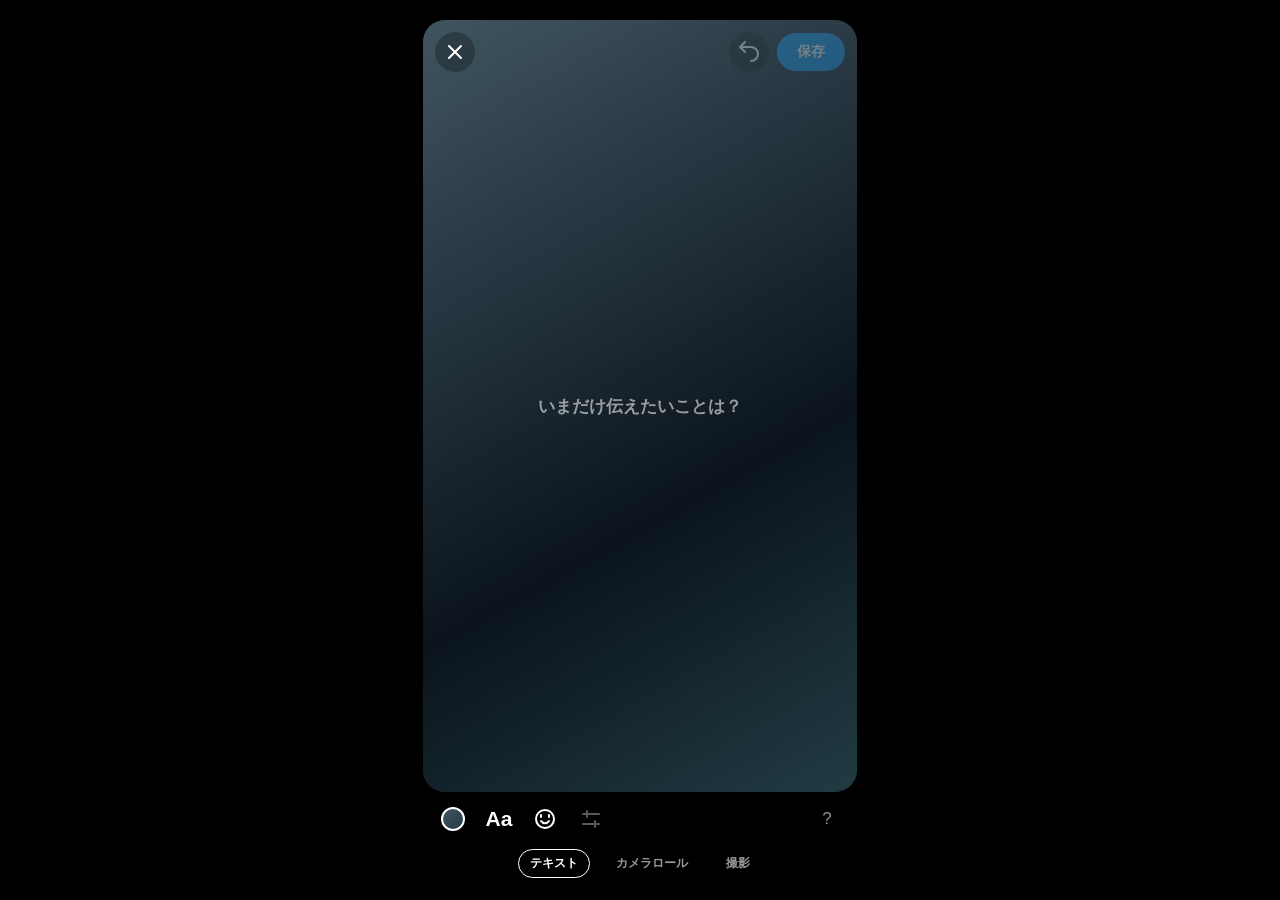
<file: index.html>
<!doctype html>
<html lang="ja">
<head>
  <meta charset="utf-8">
  <meta name="viewport" content="width=device-width,initial-scale=1,viewport-fit=cover,interactive-widget=resizes-content">
  <meta name="theme-color" content="#000000">
  <meta name="description" content="写真・文字・絵文字を並べて画像を作る、フリート風のエディタ。">
  <title>fleeting — フリートエディタ</title>
  <link rel="icon" href="data:image/svg+xml,%3Csvg xmlns='http://www.w3.org/2000/svg' viewBox='0 0 64 64'%3E%3Crect width='64' height='64' rx='16' fill='%231da1f2'/%3E%3Ctext x='32' y='46' text-anchor='middle' font-family='sans-serif' font-size='46' font-weight='bold' fill='white'%3Ef%3C/text%3E%3C/svg%3E">
  <link rel="stylesheet" href="style.css?v=7">
</head>
<body>
<main id="app" aria-label="フリートエディタ">
  <section id="stage" aria-label="編集キャンバス">
    <canvas id="canvas" width="1080" height="1920" tabindex="0" aria-label="タップして文字を入力。文字はドラッグで移動、2本指で拡大縮小・回転できます。"></canvas>
    <header id="header">
      <button id="reset" class="round" aria-label="新しく作る"><svg viewBox="0 0 24 24"><path d="m6 6 12 12M18 6 6 18"/></svg></button>
      <div class="header-right"><button id="undo" class="round" aria-label="元に戻す" disabled><svg viewBox="0 0 24 24"><path d="M8 5 3 10l5 5M3 10h11a7 7 0 0 1 0 14" transform="translate(0 -3)"/></svg></button><button id="export" class="pill" disabled>保存</button></div>
    </header>
    <button id="placeholder" hidden>いまだけ伝えたいことは？</button>
    <div id="text-editor" hidden><textarea id="words" aria-label="テキストを入力" maxlength="1000" spellcheck="false" placeholder="テキストを入力"></textarea></div>
    <span id="gesture-hint" hidden>ドラッグで移動・2本指で拡大や回転</span>
  </section>
  <div id="controls">
    <div id="compose-tools" class="toolbar">
      <button id="background" class="icon" aria-label="背景色を変更"><span class="background-dot"></span></button>
      <button id="add-text" class="icon text-icon" aria-label="テキストを追加">Aa</button>
      <button id="stickers" class="icon" aria-label="絵文字を追加"><svg viewBox="0 0 24 24"><circle cx="12" cy="12" r="9"/><path d="M8 14c2 3 6 3 8 0M8 8v2m8-2v2"/></svg></button>
      <button id="adjust" class="icon" aria-label="サイズ・角度を調整" disabled><svg viewBox="0 0 24 24"><path d="M4 7h16M4 17h16M8 4v6m8 4v6"/></svg></button>
      <button id="help" class="icon help" aria-label="使い方">?</button>
    </div>
    <div id="edit-tools" class="toolbar" hidden>
      <button id="align" class="icon" aria-label="文字揃え：中央"><svg viewBox="0 0 24 24"><path d="M4 5h16M7 10h10M4 15h16M7 20h10"/></svg></button>
      <button id="bold" class="icon" aria-label="太字" aria-pressed="false"><b>B</b></button>
      <button id="highlight" class="icon" aria-label="文字の背景" aria-pressed="false"><span class="highlight-icon">A</span></button>
      <button id="text-color" class="icon" aria-label="文字や背景の色"><span class="rainbow"></span></button>
      <button id="cancel-edit" class="small">キャンセル</button>
      <button id="done" class="pill">完了</button>
    </div>
    <div id="color-strip" class="swatches" hidden aria-label="文字の色"></div>
    <nav id="modes" aria-label="素材の選択"><button id="text-mode" class="mode" aria-current="true">テキスト</button><button id="photo-mode" class="mode">カメラロール</button><button id="camera-mode" class="mode">撮影</button></nav>
    <div id="trash" hidden aria-label="ここにドラッグして削除"><svg viewBox="0 0 24 24"><path d="M4 6h16M9 6V3h6v3M6 6l1 15h10l1-15M10 10v7m4-7v7"/></svg><span>ここで指を離すと削除</span></div>
  </div>
  <input id="photo" type="file" accept="image/*" hidden>
  <input id="camera" type="file" accept="image/*" capture="environment" hidden>
  <div id="status" role="status" aria-live="polite"></div>
</main>
<dialog id="sheet"><div class="sheet-heading"><h2 id="sheet-title"></h2><button id="close-sheet" class="icon" aria-label="閉じる">×</button></div><div id="sheet-content"></div></dialog>
<dialog id="reset-dialog"><h2>作り直しますか？</h2><p>今の下書きは削除されます。</p><div class="dialog-actions"><button id="cancel-reset">キャンセル</button><button id="confirm-reset" class="pill">作り直す</button></div></dialog>
<dialog id="save-dialog" aria-labelledby="save-title">
  <div class="sheet-heading"><h2 id="save-title">画像を保存</h2><button id="close-save" class="icon" aria-label="閉じる" autofocus>×</button></div>
  <div class="save-image-area"><img id="save-preview" alt="保存する画像" hidden></div>
  <p id="save-message" role="status">準備中…</p>
  <div class="save-actions">
    <button id="share-image" class="pill" hidden>保存・共有</button>
    <button id="download-image" hidden>ダウンロード</button>
  </div>
</dialog>
<script src="app.js?v=8" type="module"></script>
</body></html>
</file>
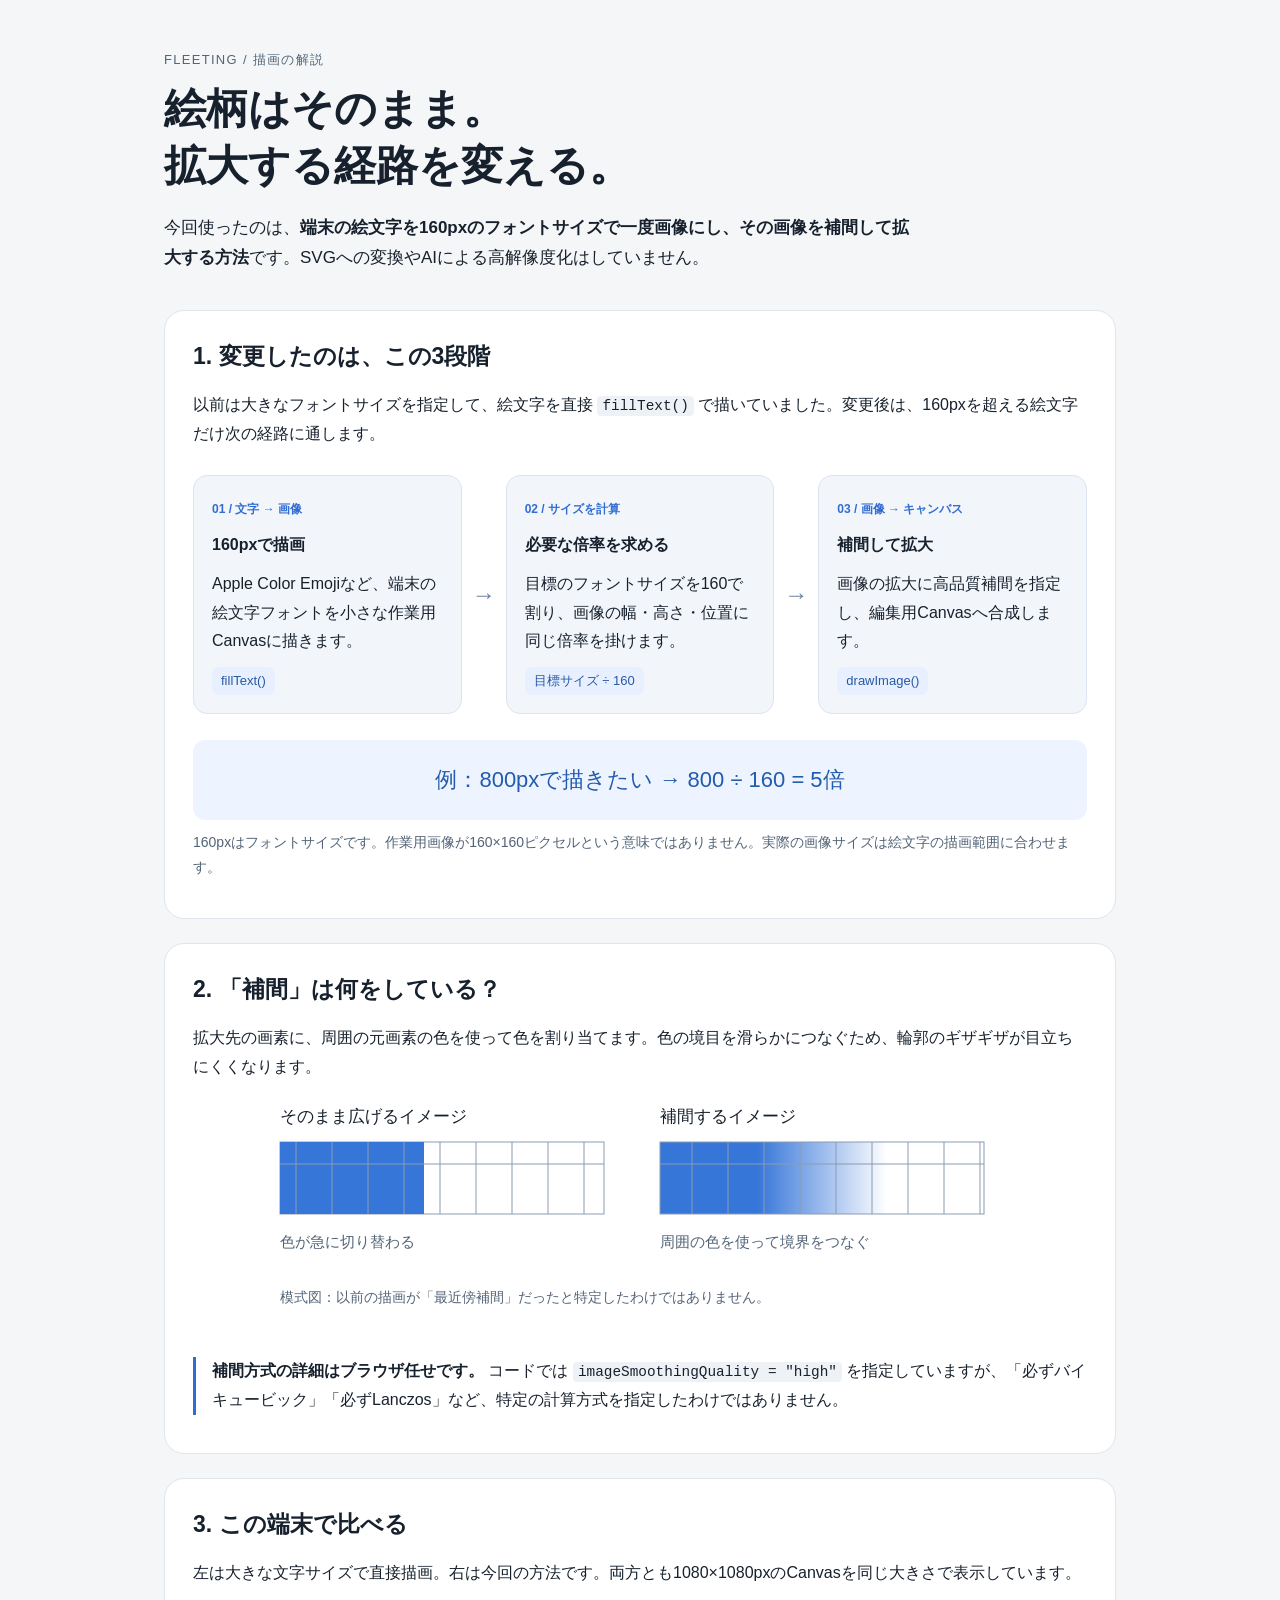
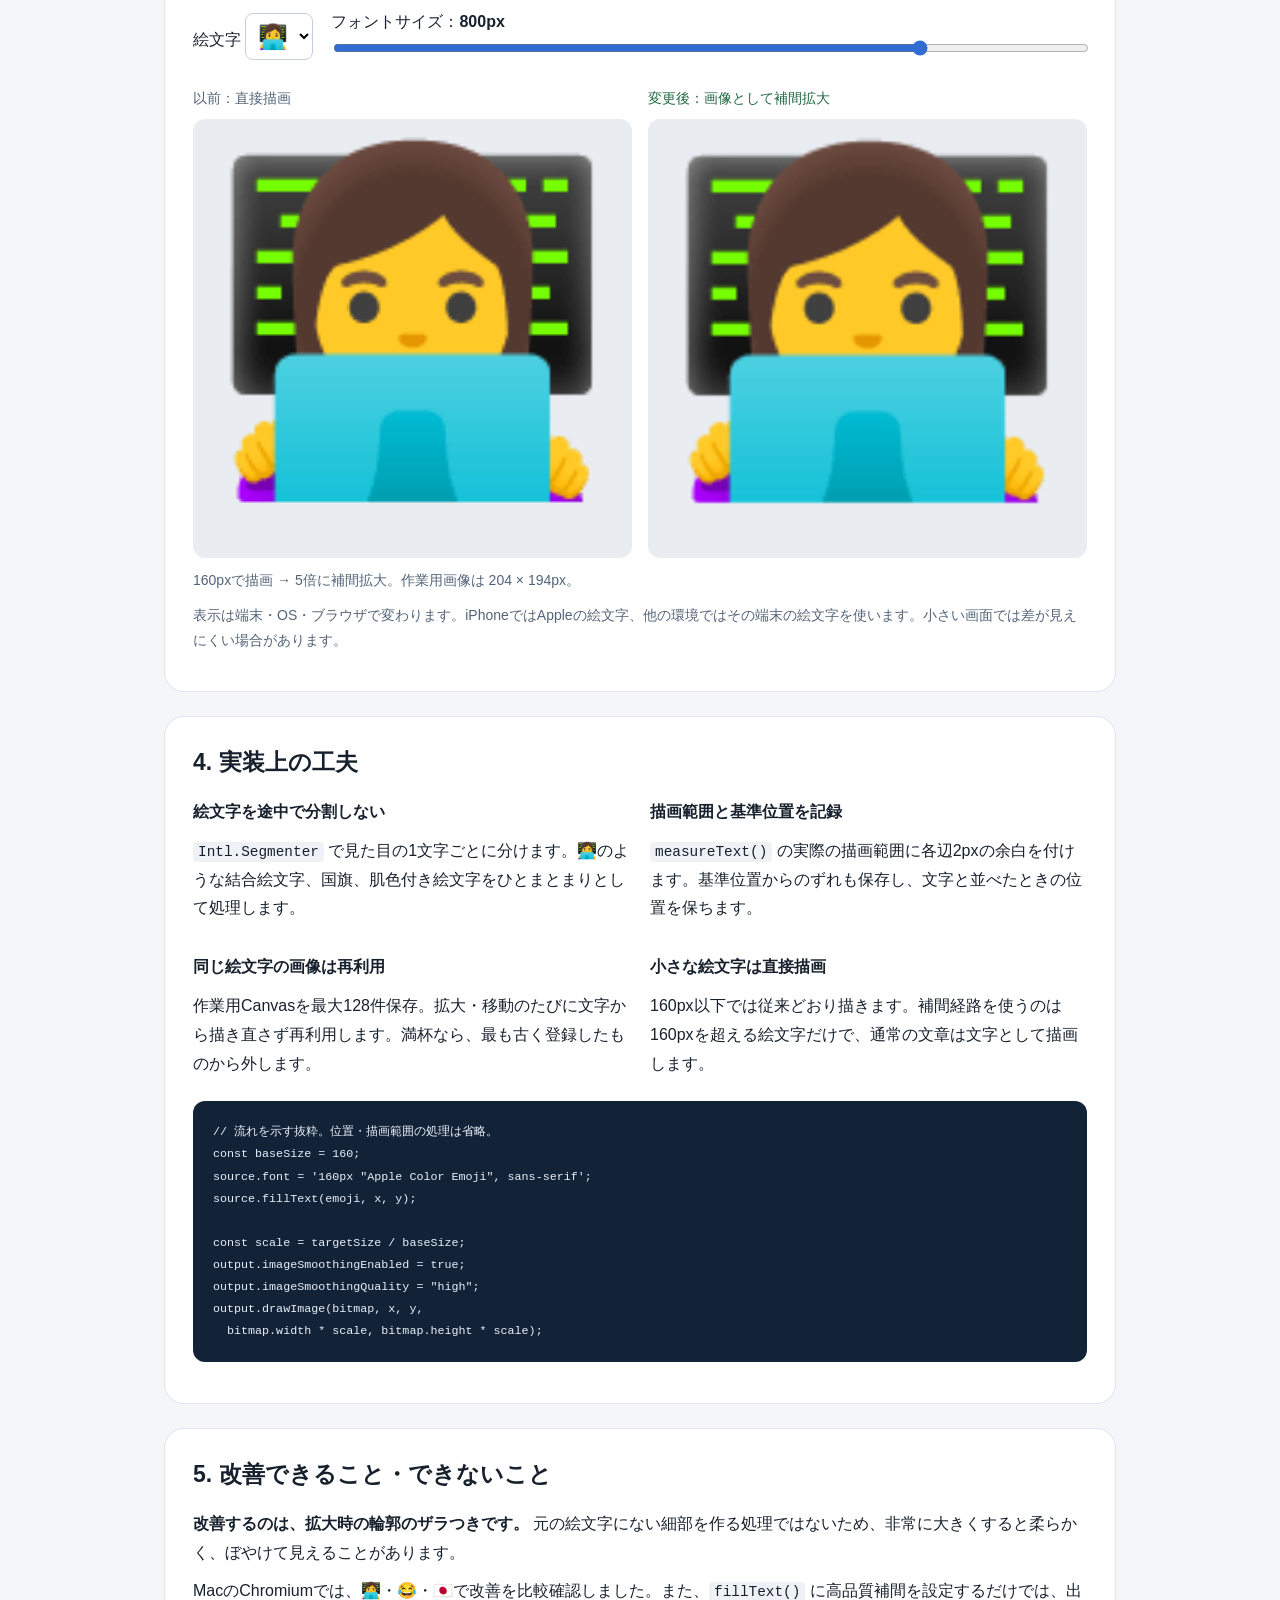
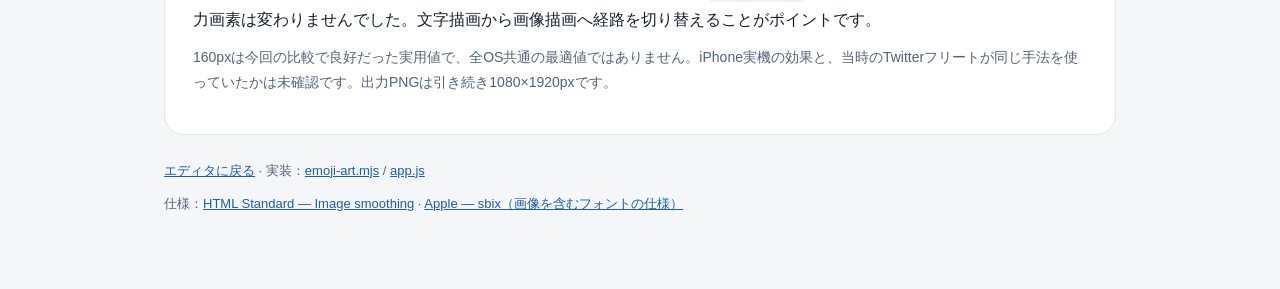
<file: docs/emoji-rendering.html>
<!doctype html>
<html lang="ja"><head><meta charset="utf-8"><meta name="viewport" content="width=device-width, initial-scale=1"><title>絵文字を滑らかに拡大する仕組み — fleeting</title>
<style>
*{box-sizing:border-box}body{margin:0;background:#f5f6f8;color:#17212d;font-family:-apple-system,BlinkMacSystemFont,"Hiragino Sans",sans-serif;line-height:1.8}main{max-width:1000px;margin:auto;padding:48px 24px 64px}header{margin-bottom:36px}.eyebrow{color:#526679;font-size:13px;letter-spacing:.1em}h1{font-size:clamp(26px,5vw,42px);line-height:1.35;margin:10px 0 18px}h2{font-size:23px;line-height:1.5;margin:0 0 18px}h3{font-size:16px;margin:0 0 8px}p{margin:10px 0}section{background:white;border:1px solid #dfe5ec;border-radius:20px;padding:28px;margin:24px 0}.lead{max-width:760px;font-size:17px}.muted,figcaption{color:#536478;font-size:14px}.flow{display:grid;grid-template-columns:1fr 28px 1fr 28px 1fr;gap:8px;align-items:stretch;margin:26px 0}.step{background:#f2f6fb;border:1px solid #dbe4f0;border-radius:14px;padding:18px}.number{font-size:12px;color:#316cd3;font-weight:700}.step strong{display:block;margin:8px 0}.arrow{display:grid;place-items:center;color:#6d85a5;font-size:24px}.tag{display:inline-block;background:#e8f0ff;color:#2859a4;padding:2px 9px;border-radius:7px;font-size:13px}code{font-family:ui-monospace,monospace;font-size:.9em;background:#eef2f6;padding:2px 5px;border-radius:4px}pre{background:#132337;color:#eaf0fa;border-radius:12px;padding:20px;overflow:auto;line-height:1.7;font-size:13px}pre code{padding:0;background:none;color:inherit}.formula{font-size:22px;color:#235baf;text-align:center;padding:20px;background:#edf4ff;border-radius:12px}.controls{display:flex;gap:18px;align-items:center;flex-wrap:wrap;margin:20px 0}select{font:inherit;font-size:24px;padding:8px;border:1px solid #c3cfdd;border-radius:8px;background:white}.slider{flex:1;min-width:200px}input{width:100%;accent-color:#316cd3}output{font-variant-numeric:tabular-nums;font-weight:bold}.comparison{display:grid;grid-template-columns:1fr 1fr;gap:16px}.comparison canvas{display:block;width:100%;background:#e9edf2;border-radius:12px}.comparison figure{margin:0}.comparison figcaption{margin-bottom:8px}.good{color:#236842}.note{border-left:3px solid #316cd3;padding-left:16px}.svg-wrap{max-width:760px;margin:auto}svg{display:block;width:100%;height:auto}.details{display:grid;grid-template-columns:1fr 1fr;gap:20px}a{color:#205caa}footer{font-size:13px;color:#536478}@media(max-width:620px){main{padding:28px 14px}section{padding:20px}.flow{grid-template-columns:1fr}.arrow{height:24px;transform:rotate(90deg)}.comparison{gap:10px}.details{grid-template-columns:1fr}h2{font-size:20px}.formula{font-size:18px}}
</style></head><body><main>
<header><div class="eyebrow">FLEETING / 描画の解説</div><h1>絵柄はそのまま。<br>拡大する経路を変える。</h1><p class="lead">今回使ったのは、<strong>端末の絵文字を160pxのフォントサイズで一度画像にし、その画像を補間して拡大する方法</strong>です。SVGへの変換やAIによる高解像度化はしていません。</p></header>
<section><h2>1. 変更したのは、この3段階</h2><p>以前は大きなフォントサイズを指定して、絵文字を直接 <code>fillText()</code> で描いていました。変更後は、160pxを超える絵文字だけ次の経路に通します。</p>
<div class="flow"><div class="step"><span class="number">01 / 文字 → 画像</span><strong>160pxで描画</strong><p>Apple Color Emojiなど、端末の絵文字フォントを小さな作業用Canvasに描きます。</p><span class="tag">fillText()</span></div><div class="arrow" aria-hidden="true">→</div><div class="step"><span class="number">02 / サイズを計算</span><strong>必要な倍率を求める</strong><p>目標のフォントサイズを160で割り、画像の幅・高さ・位置に同じ倍率を掛けます。</p><span class="tag">目標サイズ ÷ 160</span></div><div class="arrow" aria-hidden="true">→</div><div class="step"><span class="number">03 / 画像 → キャンバス</span><strong>補間して拡大</strong><p>画像の拡大に高品質補間を指定し、編集用Canvasへ合成します。</p><span class="tag">drawImage()</span></div></div>
<div class="formula">例：800pxで描きたい → 800 ÷ 160 = 5倍</div><p class="muted">160pxはフォントサイズです。作業用画像が160×160ピクセルという意味ではありません。実際の画像サイズは絵文字の描画範囲に合わせます。</p></section>
<section><h2>2. 「補間」は何をしている？</h2><p>拡大先の画素に、周囲の元画素の色を使って色を割り当てます。色の境目を滑らかにつなぐため、輪郭のギザギザが目立ちにくくなります。</p>
<div class="svg-wrap"><svg viewBox="0 0 760 255" role="img" aria-labelledby="pixel-title pixel-desc"><title id="pixel-title">画素をそのまま拡大する場合と、色を補間する場合の模式図</title><desc id="pixel-desc">青と白の境界を、単純な拡大では急に切り替え、補間では中間色を挟んでつなぎます。実際のブラウザ処理を厳密に描いた図ではありません。</desc><defs><linearGradient id="blend"><stop offset="0" stop-color="#3676d9"/><stop offset=".3" stop-color="#3676d9"/><stop offset=".7" stop-color="#fff"/><stop offset="1" stop-color="#fff"/></linearGradient><pattern id="grid" width="36" height="72" patternUnits="userSpaceOnUse"><rect width="36" height="72" fill="none" stroke="#899bb2" stroke-width="1"/></pattern></defs><text x="20" y="30" font-size="17" fill="#17212d">そのまま広げるイメージ</text><rect x="20" y="50" width="324" height="72" fill="white" stroke="#899bb2"/><rect x="20" y="50" width="144" height="72" fill="#3676d9"/><rect x="20" y="50" width="324" height="72" fill="url(#grid)"/><text x="20" y="155" font-size="15" fill="#536478">色が急に切り替わる</text><text x="400" y="30" font-size="17" fill="#17212d">補間するイメージ</text><rect x="400" y="50" width="324" height="72" fill="url(#blend)" stroke="#899bb2"/><rect x="400" y="50" width="324" height="72" fill="url(#grid)"/><text x="400" y="155" font-size="15" fill="#536478">周囲の色を使って境界をつなぐ</text><text x="20" y="210" font-size="14" fill="#536478">模式図：以前の描画が「最近傍補間」だったと特定したわけではありません。</text></svg></div>
<p class="note"><strong>補間方式の詳細はブラウザ任せです。</strong> コードでは <code>imageSmoothingQuality = "high"</code> を指定していますが、「必ずバイキュービック」「必ずLanczos」など、特定の計算方式を指定したわけではありません。</p></section>
<section><h2>3. この端末で比べる</h2><p>左は大きな文字サイズで直接描画。右は今回の方法です。両方とも1080×1080pxのCanvasを同じ大きさで表示しています。</p><div class="controls"><label>絵文字 <select id="emoji" aria-label="比較する絵文字"><option>👩‍💻</option><option>😂</option><option>🇯🇵</option><option>👍🏽</option></select></label><label class="slider">フォントサイズ：<output id="size-value">800px</output><input id="size" type="range" min="80" max="1000" value="800" step="10"></label></div><div class="comparison"><figure><figcaption>以前：直接描画</figcaption><canvas id="direct" width="1080" height="1080" aria-label="大きなフォントサイズで直接描いた絵文字"></canvas></figure><figure><figcaption class="good">変更後：画像として補間拡大</figcaption><canvas id="smooth" width="1080" height="1080" aria-label="160pxで描いてから補間拡大した絵文字"></canvas></figure></div><p class="muted" id="mode" role="status"></p><p class="muted">表示は端末・OS・ブラウザで変わります。iPhoneではAppleの絵文字、他の環境ではその端末の絵文字を使います。小さい画面では差が見えにくい場合があります。</p></section>
<section><h2>4. 実装上の工夫</h2><div class="details"><div><h3>絵文字を途中で分割しない</h3><p><code>Intl.Segmenter</code> で見た目の1文字ごとに分けます。👩‍💻のような結合絵文字、国旗、肌色付き絵文字をひとまとまりとして処理します。</p></div><div><h3>描画範囲と基準位置を記録</h3><p><code>measureText()</code> の実際の描画範囲に各辺2pxの余白を付けます。基準位置からのずれも保存し、文字と並べたときの位置を保ちます。</p></div><div><h3>同じ絵文字の画像は再利用</h3><p>作業用Canvasを最大128件保存。拡大・移動のたびに文字から描き直さず再利用します。満杯なら、最も古く登録したものから外します。</p></div><div><h3>小さな絵文字は直接描画</h3><p>160px以下では従来どおり描きます。補間経路を使うのは160pxを超える絵文字だけで、通常の文章は文字として描画します。</p></div></div>
<pre><code>// 流れを示す抜粋。位置・描画範囲の処理は省略。
const baseSize = 160;
source.font = '160px "Apple Color Emoji", sans-serif';
source.fillText(emoji, x, y);

const scale = targetSize / baseSize;
output.imageSmoothingEnabled = true;
output.imageSmoothingQuality = "high";
output.drawImage(bitmap, x, y,
  bitmap.width * scale, bitmap.height * scale);</code></pre></section>
<section><h2>5. 改善できること・できないこと</h2><p><strong>改善するのは、拡大時の輪郭のザラつきです。</strong> 元の絵文字にない細部を作る処理ではないため、非常に大きくすると柔らかく、ぼやけて見えることがあります。</p><p>MacのChromiumでは、👩‍💻・😂・🇯🇵で改善を比較確認しました。また、<code>fillText()</code> に高品質補間を設定するだけでは、出力画素は変わりませんでした。文字描画から画像描画へ経路を切り替えることがポイントです。</p><p class="muted">160pxは今回の比較で良好だった実用値で、全OS共通の最適値ではありません。iPhone実機の効果と、当時のTwitterフリートが同じ手法を使っていたかは未確認です。出力PNGは引き続き1080×1920pxです。</p></section>
<footer><p><a href="../">エディタに戻る</a> · 実装：<a href="../emoji-art.mjs?v=2">emoji-art.mjs</a> / <a href="../app.js?v=8">app.js</a></p><p>仕様：<a href="https://html.spec.whatwg.org/multipage/canvas.html#image-smoothing">HTML Standard — Image smoothing</a> · <a href="https://developer.apple.com/fonts/TrueType-Reference-Manual/RM06/Chap6sbix.html">Apple — sbix（画像を含むフォントの仕様）</a></p></footer>
</main><script>
const font='"Apple Color Emoji", "Segoe UI Emoji", "Noto Color Emoji", sans-serif';
function configure(ctx,size){ctx.font=size+'px '+font;ctx.textAlign='left';ctx.textBaseline='middle';}
function render(){
 const emoji=document.querySelector('#emoji').value,size=Number(document.querySelector('#size').value);
 document.querySelector('#size-value').textContent=size+'px';
 const a=document.querySelector('#direct').getContext('2d'),b=document.querySelector('#smooth').getContext('2d');
 for(const c of [a,b]){c.clearRect(0,0,1080,1080);configure(c,size);}
 const x=(1080-a.measureText(emoji).width)/2,y=540;a.fillText(emoji,x,y);
 if(size<=160){b.fillText(emoji,x,y);document.querySelector('#mode').textContent='160px以下なので、両方とも直接描画です。';return;}
 const bitmap=document.createElement('canvas'),ctx=bitmap.getContext('2d');configure(ctx,160);const m=ctx.measureText(emoji),left=Math.ceil(m.actualBoundingBoxLeft)+2,top=Math.ceil(m.actualBoundingBoxAscent)+2;
 bitmap.width=Math.max(1,left+Math.ceil(m.actualBoundingBoxRight)+2);bitmap.height=Math.max(1,top+Math.ceil(m.actualBoundingBoxDescent)+2);configure(ctx,160);ctx.fillText(emoji,left,top);
 const scale=size/160;b.imageSmoothingEnabled=true;b.imageSmoothingQuality='high';b.drawImage(bitmap,x-left*scale,y-top*scale,bitmap.width*scale,bitmap.height*scale);
 document.querySelector('#mode').textContent='160pxで描画 → '+Number(scale.toFixed(3))+'倍に補間拡大。作業用画像は '+bitmap.width+' × '+bitmap.height+'px。';
}
document.querySelector('#size').addEventListener('input',render);document.querySelector('#emoji').addEventListener('change',render);render();
</script></body></html>
</file>
<file: style.css>
* { box-sizing: border-box; }
:root { color-scheme: dark; font-family: -apple-system, BlinkMacSystemFont, "Helvetica Neue", "Hiragino Kaku Gothic ProN", sans-serif; background: #000; color: #fff; }
body { margin: 0; overscroll-behavior: none; overflow: hidden; }
button, input, textarea { font: inherit; }
button { color: inherit; border: 0; background: none; cursor: pointer; touch-action: manipulation; -webkit-tap-highlight-color: transparent; }
button:disabled { opacity: .35; cursor: default; }
button:focus-visible, canvas:focus-visible, input:focus-visible { outline: 2px solid #1da1f2; outline-offset: 2px; }
svg { width: 24px; height: 24px; fill: none; stroke: currentColor; stroke-width: 2; stroke-linecap: round; stroke-linejoin: round; flex-shrink: 0; }
[hidden] { display: none !important; }
#app { --pad-top: max(8px, env(safe-area-inset-top)); --pad-bottom: max(8px, env(safe-area-inset-bottom)); height: var(--viewport-height, 100dvh); width: 100%; max-width: 480px; margin: auto; padding-top: var(--pad-top); padding-bottom: var(--pad-bottom); display: flex; flex-direction: column; align-items: center; justify-content: center; position: relative; }
#stage { min-height: 0; flex: 0 0 auto; width: 100%; aspect-ratio: 9 / 16; max-width: calc((var(--viewport-height, 100dvh) - var(--pad-top) - var(--pad-bottom) - 92px) * 9 / 16); position: relative; border-radius: 22px; overflow: hidden; background: #15232d; isolation: isolate; }
#canvas { display: block; width: 100%; height: 100%; touch-action: none; }
#header { position: absolute; top: 12px; left: 12px; right: 12px; display: flex; justify-content: space-between; align-items: center; pointer-events: none; }
#header button { pointer-events: auto; }
.header-right { display: flex; gap: 8px; align-items: center; }
.round { border-radius: 50%; background: #0004; width: 40px; height: 40px; display: grid; place-items: center; }
.pill { padding: 9px 20px; background: #1da1f2; color: #fff; font-size: 14px; font-weight: 700; border-radius: 30px; min-height: 38px; }
#placeholder { position: absolute; top: 50%; left: 0; width: 100%; transform: translateY(-50%); font-size: 17px; color: #ffffff90; font-weight: 600; padding: 20px 10px; }
#controls { width: 100%; max-width: 430px; flex-shrink: 0; position: relative; }
.toolbar { display: flex; align-items: center; height: 54px; padding: 0 6px; gap: 2px; }
.icon { width: 44px; height: 44px; display: inline-flex; align-items: center; justify-content: center; flex-shrink: 0; font-size: 23px; border-radius: 50%; }
.icon:active, .round:active { background: #ffffff28; }
.text-icon { font-size: 21px; font-weight: 700; }
.background-dot { width: 24px; height: 24px; border: 2px solid #fff; border-radius: 50%; background: linear-gradient(135deg, #58707b, #0b141c); }
.rainbow { width: 22px; height: 22px; border-radius: 50%; border: 2px solid white; background: conic-gradient(#f4425b, #f4e442, #48c879, #3697e9, #9142e9, #f4425b); }
.help { margin-left: auto; font-size: 17px; color: #89939c; }
#modes { display: flex; justify-content: center; align-items: center; gap: 14px; height: 38px; padding-bottom: 4px; }
.mode { font-size: 12px; font-weight: 600; color: #999; padding: 5px 11px; white-space: nowrap; border: 1px solid transparent; border-radius: 20px; }
.mode[aria-current=true] { border-color: #fff; color: #fff; }
#text-editor { position: absolute; inset: 65px 18px 22px; display: flex; align-items: center; justify-content: center; overflow: auto; }
#words { background: none; border: 0; outline: 0; resize: none; color: #fff; font-size: 25px; line-height: 1.3; text-align: center; width: 100%; padding: 8px; max-height: 100%; overflow: auto; caret-color: #1da1f2; border-radius: 4px; }
#words::placeholder { color: #ffffff65; font-size: 17px; }
#edit-tools { gap: 0; }
#edit-tools .pill { background: white; color: #1da1f2; min-height: 32px; padding: 7px 15px; font-size: 13px; margin-left: 4px; }
#edit-tools .small { font-size: 12px; color: #aaa; margin-left: auto; min-height: 44px; }
#edit-tools [aria-pressed=true] { color: #1da1f2; }
.highlight-icon { font-size: 19px; border: 1.5px solid currentColor; border-radius: 3px; width: 23px; height: 26px; line-height: 24px; font-weight: 700; }
#highlight[aria-pressed=true] .highlight-icon { background: white; color: #111; border-color: white; }
.swatches { display: flex; gap: 10px; overflow-x: auto; padding: 9px 16px 16px; scrollbar-width: none; }
.swatch { flex-shrink: 0; width: 30px; height: 30px; border-radius: 50%; border: 2px solid #ffffff60; padding: 0; }
.swatch[aria-pressed=true] { outline: 2px solid #fff; outline-offset: 3px; }
#gesture-hint { position: absolute; bottom: 12px; left: 0; right: 0; text-align: center; pointer-events: none; color: #ffffffa0; font-size: 10px; text-shadow: 0 1px 3px #000; }
#trash { position: absolute; inset: 0; background: #000; display: flex; gap: 8px; flex-direction: column; align-items: center; justify-content: center; font-size: 10px; color: #ddd; pointer-events: none; }
#trash.hot { background: #a52235; color: #fff; }
#trash svg { width: 28px; height: 28px; }
#status { position: absolute; top: 68px; left: 50%; transform: translateX(-50%); background: #000b; color: white; font-size: 12px; padding: 9px 14px; border-radius: 20px; width: max-content; max-width: 90%; text-align: center; pointer-events: none; opacity: 0; transition: opacity .2s; z-index: 5; }
#status.visible { opacity: 1; }
body.editing #header, body.editing #compose-tools, body.editing #modes, body.editing #gesture-hint { display: none !important; }
body.editing #stage { flex: 1; width: 100%; max-width: 100%; aspect-ratio: auto; }
body.editing #canvas { object-fit: cover; }
body.editing #controls { max-width: 480px; }
dialog { color: white; background: #15202b; border: 1px solid #ffffff1a; border-radius: 22px; width: min(420px, calc(100% - 24px)); padding: 20px; max-height: 80dvh; overflow: auto; }
dialog::backdrop { background: #0008; }
dialog h2 { margin: 0; font-size: 18px; }
dialog p, dialog li { font-size: 14px; line-height: 1.8; color: #bdc8d0; }
dialog ul { padding-left: 20px; }
dialog a { color: #1da1f2; }
.sheet-heading { display: flex; justify-content: space-between; align-items: center; margin-bottom: 16px; }
.palette-grid { display: grid; grid-template-columns: repeat(4, 1fr); gap: 12px; padding: 4px; }
.palette-grid button { aspect-ratio: 1; border-radius: 12px; border: 2px solid #ffffff40; }
.palette-grid button[aria-pressed=true] { outline: 2px solid #1da1f2; outline-offset: 3px; }
.sheet-row { display: flex; align-items: center; justify-content: space-between; gap: 12px; margin: 22px 0; font-size: 13px; }
.sheet-row input[type=range] { width: 58%; accent-color: #1da1f2; }
.sheet-row input[type=color] { width: 44px; height: 36px; padding: 0; border: 0; background: none; }
.sheet-button { border: 1px solid #536471; border-radius: 20px; min-height: 40px; padding: 8px 14px; font-size: 13px; }
.emoji-grid { display: grid; grid-template-columns: repeat(3, minmax(0, 1fr)); gap: 0; padding: 10px 0 20px; }
.emoji-tile { position: relative; min-width: 0; }
.emoji-choice { font-family: "Apple Color Emoji", "Segoe UI Emoji", "Noto Color Emoji", sans-serif; font-size: 52px; height: 100px; width: 100%; padding: 0; border-radius: 12px; user-select: none; -webkit-user-select: none; -webkit-touch-callout: none; }
.emoji-choice:active, .emoji-choice:focus-visible { background: #ffffff18; }
.emoji-variants { position: absolute; bottom: 3px; right: 2px; width: 44px; height: 44px; font-size: 10px; color: #666; padding: 21px 7px 3px 21px; }
.sr-only { position: absolute; width: 1px; height: 1px; overflow: hidden; clip-path: inset(50%); white-space: nowrap; }
dialog.emoji-sheet { position: fixed; inset: 0; margin: 0 auto; width: min(100%, 480px); max-width: 100%; height: var(--viewport-height, 100dvh); max-height: var(--viewport-height, 100dvh); overflow: hidden; padding: max(8px, env(safe-area-inset-top)) 12px max(8px, env(safe-area-inset-bottom)); border: 0; border-radius: 0; background: #000; }
dialog.emoji-sheet[open] { display: flex; flex-direction: column; }
.emoji-sheet .sheet-heading { display: none; }
.emoji-sheet #sheet-content { display: flex; flex-direction: column; min-height: 0; flex: 1; }
.emoji-searchbar { display: flex; gap: 8px; align-items: center; flex-shrink: 0; min-height: 48px; }
#emoji-search { flex: 1; min-width: 0; border: 0; color: #fff; background: #333; border-radius: 20px; padding: 9px 13px; font-size: 16px; min-height: 38px; }
#emoji-search::placeholder { color: #aaa; }
#emoji-cancel { font-size: 14px; min-height: 44px; padding: 0 4px; white-space: nowrap; }
#emoji-back { width: 44px; height: 44px; font-size: 34px; flex-shrink: 0; }
#emoji-variant-title { flex: 1; font-size: 14px; }
#emoji-results { flex: 1; min-height: 0; overflow-y: auto; overscroll-behavior: contain; scrollbar-width: none; }
#emoji-results::-webkit-scrollbar { display: none; }
#emoji-sentinel { height: 1px; }
#emoji-empty { text-align: center; padding: 28px 18px; font-size: 14px; }
.emoji-note { flex-shrink: 0; font-size: 10px; line-height: 1.5; color: #777; text-align: center; margin: 6px 0 0; }
.dialog-actions { display: flex; gap: 20px; justify-content: flex-end; margin-top: 20px; }
#save-dialog { padding: 12px 16px 16px; width: min(360px, calc(100% - 32px)); height: min(640px, calc(var(--viewport-height, 100dvh) - 48px)); max-height: none; overflow: hidden; }
#save-dialog[open] { display: flex; flex-direction: column; gap: 12px; }
#save-dialog .sheet-heading { flex: 0 0 40px; margin: 0; }
#save-title { font-size: 15px; font-weight: 600; }
#close-save { width: 40px; height: 40px; font-size: 24px; margin-right: -8px; }
.save-image-area { flex: 1; min-height: 0; display: flex; align-items: center; justify-content: center; }
#save-preview { display: block; width: 100%; height: 100%; min-height: 0; object-fit: contain; -webkit-touch-callout: default; user-select: auto; }
#save-message { flex-shrink: 0; font-size: 12px; line-height: 1.4; margin: 0; text-align: center; }
.save-actions { display: flex; flex-shrink: 0; align-items: center; justify-content: center; gap: 8px; }
.save-actions button { flex: 1; min-height: 44px; font-size: 13px; }
#download-image { color: #bdc8d0; }
@media (min-width: 600px) { #app { --pad-top: 20px; --pad-bottom: 16px; } }
@media (max-height: 420px) { #app { --pad-top: 0px; --pad-bottom: 0px; } #text-editor { inset: 8px 18px; } }
</file>
